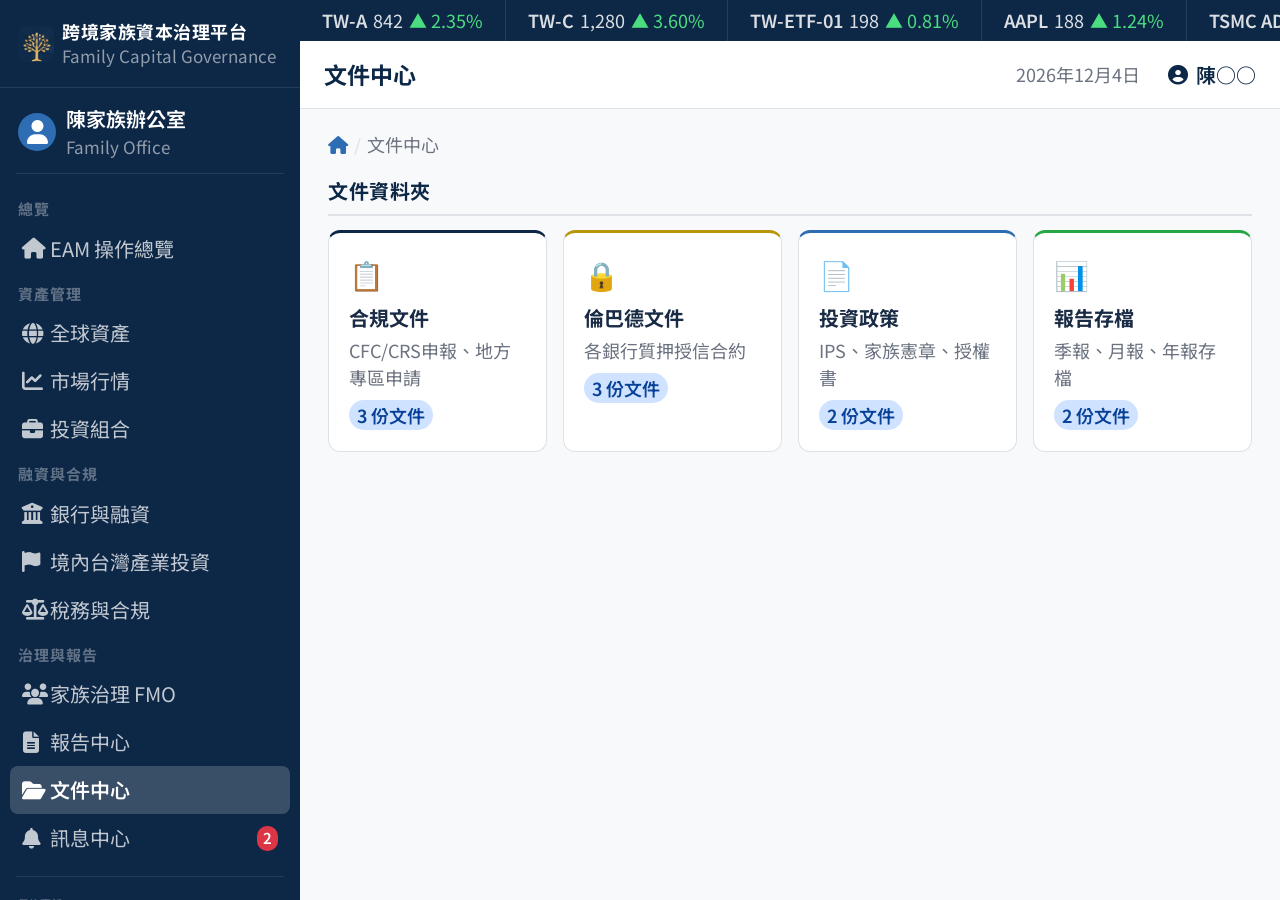
<file: documents.html>
<!DOCTYPE html>
<html lang="zh-TW">
<head>
<meta charset="UTF-8">
<meta name="viewport" content="width=device-width, initial-scale=1.0">
<title>文件中心 — Family Capital Platform</title>
<link rel="icon" href="img/favicon.ico" type="image/favicon.ico">
<link rel="icon" href="img/favicon.png" type="image/png">
<link rel="stylesheet" href="https://cdnjs.cloudflare.com/ajax/libs/font-awesome/6.5.0/css/all.min.css">
<link href="https://fonts.googleapis.com/css2?family=Noto+Sans+TC:wght@400;500;600;700&display=swap" rel="stylesheet">
<link rel="stylesheet" href="https://cdn.jsdelivr.net/npm/bootstrap@5.3.2/dist/css/bootstrap.min.css">
<link rel="stylesheet" href="css/style.css">
</head>
<body>
<div class="app-shell">
  <aside class="sidebar" id="sidebar"></aside>
  <div class="main-content">
    <div class="market-ticker-wrap"><div class="market-ticker"><div class="market-ticker-inner" id="ticker-inner"></div></div></div>
    <div class="topbar">
      <span class="topbar-title">文件中心</span>
      <span class="topbar-meta" id="topbar-date"></span>
      <div class="topbar-user ms-3"><i class="fa-solid fa-circle-user"></i><span>陳○○</span></div>
    </div>
    <div class="page-body">
      <div class="breadcrumb-row">
        <a href="index.html"><i class="fa-solid fa-house"></i></a>
        <span class="sep">/</span>
        <span id="bc-folder">文件中心</span>
      </div>

      <!-- Folder grid -->
      <div id="folder-view">
        <div class="section-title">文件資料夾</div>
        <div class="row g-3 mb-4" id="folder-grid"></div>
      </div>

      <!-- File list (hidden until folder selected) -->
      <div id="file-view" style="display:none;">
        <div class="d-flex align-items-center gap-3 mb-3">
          <button class="btn btn-sm" style="border:1px solid var(--border);border-radius:8px;" onclick="backToFolders()">
            <i class="fa-solid fa-arrow-left me-1"></i>返回
          </button>
          <span class="fw-700" id="folder-title"></span>
        </div>
        <div class="section-card">
          <div class="card-header-row mb-3">
            <div class="card-title" id="file-count"></div>
            <button class="btn btn-sm" style="background:#0D2746;color:#fff;border-radius:8px;font-size:12px;">
              <i class="fa-solid fa-upload me-1"></i>上傳文件
            </button>
          </div>
          <div id="file-list"></div>
        </div>
      </div>

    </div>
  </div>
</div>

<script src="https://cdn.jsdelivr.net/npm/bootstrap@5.3.2/dist/js/bootstrap.bundle.min.js"></script>
<script src="js/mockdata.js"></script>
<script src="js/common.js"></script>
<script>
const FOLDERS = [
  { name: '合規文件',   icon: '📋', color: '#0D2746', desc: 'CFC/CRS申報、地方專區申請' },
  { name: '倫巴德文件', icon: '🔒', color: '#B8960C', desc: '各銀行質押授信合約' },
  { name: '投資政策',   icon: '📄', color: '#2E6DB4', desc: 'IPS、家族憲章、授權書' },
  { name: '報告存檔',   icon: '📊', color: '#28A745', desc: '季報、月報、年報存檔' }
];

const FILE_ICONS = { PDF: '📕', Word: '📘', Excel: '📗', PPT: '📙' };

document.addEventListener('DOMContentLoaded', () => {
  renderShell('文件中心');
  document.getElementById('topbar-date').textContent =
    new Date().toLocaleDateString('zh-TW', { year:'numeric', month:'long', day:'numeric' });

  document.getElementById('folder-grid').innerHTML = FOLDERS.map(f => {
    const count = MOCK.documents.filter(d => d.folder === f.name).length;
    return `<div class="col-6 col-sm-4 col-lg-3">
      <div class="stat-card" style="cursor:pointer;border-top:3px solid ${f.color};transition:box-shadow 0.15s;"
           onmouseover="this.style.boxShadow='0 4px 12px rgba(0,0,0,0.1)'"
           onmouseout="this.style.boxShadow=''"
           onclick="openFolder('${f.name}')">
        <div style="font-size:28px;margin-bottom:8px;">${f.icon}</div>
        <div class="fw-700 fs-13">${f.name}</div>
        <div class="fs-12 text-muted mt-1">${f.desc}</div>
        <div class="mt-2"><span class="badge-info fs-12">${count} 份文件</span></div>
      </div>
    </div>`;
  }).join('');
});

function openFolder(folderName) {
  const files = MOCK.documents.filter(d => d.folder === folderName);
  document.getElementById('folder-view').style.display = 'none';
  document.getElementById('file-view').style.display   = '';
  document.getElementById('folder-title').textContent  = '📁 ' + folderName;
  document.getElementById('file-count').textContent    = `共 ${files.length} 份文件`;

  // Update breadcrumb
  document.getElementById('bc-folder').innerHTML =
    `<a href="#" onclick="backToFolders();return false;" style="color:var(--primary-mid);">文件中心</a>
     <span class="sep mx-1">/</span>${folderName}`;

  document.getElementById('file-list').innerHTML = files.map(f => `
    <div class="doc-row">
      <div class="doc-icon">${FILE_ICONS[f.type] || '📄'}</div>
      <div class="doc-name">${f.name}</div>
      <div class="doc-meta"><span class="badge-info fs-12 me-2">${f.type}</span>${f.size}</div>
      <div class="doc-meta ms-2">${f.date}</div>
      <div class="d-flex gap-1 ms-2">
        <button class="btn btn-sm" style="border:1px solid var(--border);border-radius:6px;font-size:11px;padding:2px 8px;" onclick="viewDoc('${f.id}')">查閱</button>
        <button class="btn btn-sm" style="background:#0D2746;color:#fff;border-radius:6px;font-size:11px;padding:2px 8px;" onclick="downloadDoc('${f.id}')">下載</button>
      </div>
    </div>`).join('');
}

function backToFolders() {
  document.getElementById('folder-view').style.display = '';
  document.getElementById('file-view').style.display   = 'none';
  document.getElementById('bc-folder').textContent     = '文件中心';
}

function viewDoc(id) {
  const d = MOCK.documents.find(d => d.id === id);
  alert(`👁 查閱：${d.name}\n（模擬：實際系統將開啟文件預覽）`);
}

function downloadDoc(id) {
  const d = MOCK.documents.find(d => d.id === id);
  alert(`📥 下載：${d.name}\n大小：${d.size}\n（模擬：實際系統將下載文件）`);
}
</script>
</body>
</html>
</file>
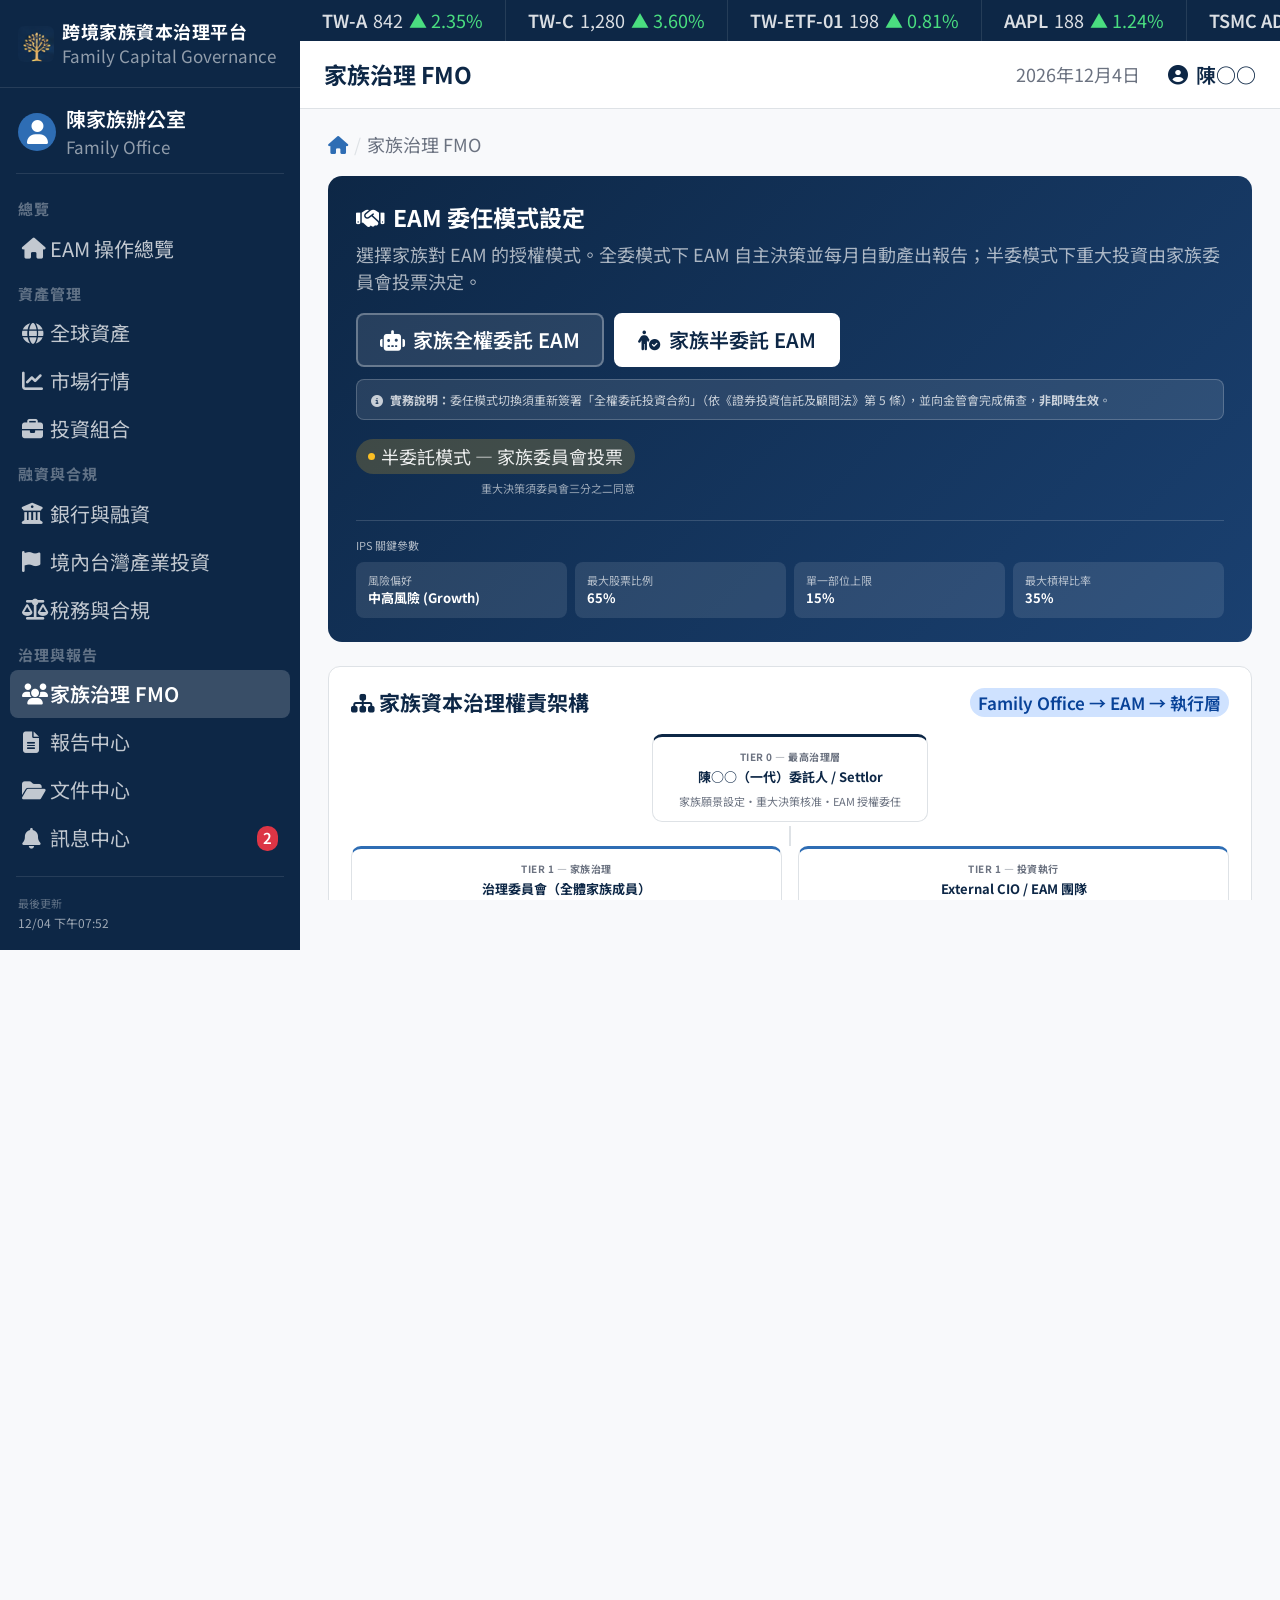
<file: governance.html>
<!DOCTYPE html>
<html lang="zh-TW">
<head>
<meta charset="UTF-8">
<meta name="viewport" content="width=device-width, initial-scale=1.0">
<title>家族治理 FMO — Family Capital Platform</title>
<link rel="icon" href="img/favicon.ico" type="image/favicon.ico">
<link rel="icon" href="img/favicon.png" type="image/png">
<link rel="stylesheet" href="https://cdnjs.cloudflare.com/ajax/libs/font-awesome/6.5.0/css/all.min.css">
<link href="https://fonts.googleapis.com/css2?family=Noto+Sans+TC:wght@400;500;600;700&display=swap" rel="stylesheet">
<link rel="stylesheet" href="https://cdn.jsdelivr.net/npm/bootstrap@5.3.2/dist/css/bootstrap.min.css">
<link rel="stylesheet" href="css/style.css">
<style>
/* ── Governance-specific styles ── */
.org-node {
  background: #fff;
  border-radius: 10px;
  border: 1px solid var(--border);
  padding: 12px 16px;
  text-align: center;
  position: relative;
}
.org-node.level-0 { border-top: 3px solid #0D2746; }
.org-node.level-1 { border-top: 3px solid #2E6DB4; }
.org-node.level-2 { border-top: 3px solid #4CA3DD; background: #F8F9FB; }
.org-node .role   { font-size: 10px; color: var(--muted); font-weight:700; text-transform:uppercase; letter-spacing:0.5px; }
.org-node .name   { font-size: 13px; font-weight: 700; color: var(--primary); margin: 3px 0 6px; }
.org-node .duty   { font-size: 11px; color: var(--muted); line-height: 1.5; }
.org-connector { width: 2px; background: #DEE2E6; margin: 0 auto; height: 20px; }
.org-hline     { height: 2px; background: #DEE2E6; }

.vote-card { background: #fff; border-radius: 12px; border: 1px solid var(--border); padding: 18px 20px; }
.vote-card .vote-title { font-size: 14px; font-weight: 700; color: var(--primary); }
.vote-row { display: flex; align-items: center; gap: 10px; padding: 8px 0; border-bottom: 1px solid #F3F5F8; }
.vote-row:last-child { border-bottom: none; }
.vote-avatar { width: 32px; height: 32px; border-radius: 50%; display: flex; align-items: center; justify-content: center; font-size: 12px; font-weight: 700; flex-shrink: 0; }
.vote-btn-approve { background: #d4edda; color: #155724; border: none; border-radius: 6px; padding: 4px 12px; font-size: 12px; font-weight: 600; cursor: pointer; }
.vote-btn-reject  { background: #f8d7da; color: #721c24; border: none; border-radius: 6px; padding: 4px 12px; font-size: 12px; font-weight: 600; cursor: pointer; }
.vote-btn-pending { background: #fff3cd; color: #856404; border: none; border-radius: 6px; padding: 4px 12px; font-size: 12px; font-weight: 600; }

.progress-ring { transform: rotate(-90deg); }
.charter-article { padding: 14px 16px; border-left: 3px solid #2E6DB4; background: #F8FAFF; border-radius: 0 8px 8px 0; margin-bottom: 10px; }
.succession-step { background: #fff; border-radius: 12px; border: 1px solid var(--border); padding: 16px 18px; height: 100%; }
.succession-step .ss-year  { font-size: 11px; font-weight: 700; color: var(--muted); }
.succession-step .ss-title { font-size: 14px; font-weight: 700; margin: 4px 0 8px; }
.succession-step .ss-task  { font-size: 12px; color: var(--text); padding: 3px 0; display: flex; align-items:flex-start; gap: 6px; }
.succession-step .ss-task::before { content:"•"; color: var(--primary-mid); font-size:14px; line-height:1; flex-shrink:0; }
</style>
</head>
<body>
<div class="app-shell">
  <aside class="sidebar" id="sidebar"></aside>
  <div class="main-content">
    <div class="market-ticker-wrap"><div class="market-ticker"><div class="market-ticker-inner" id="ticker-inner"></div></div></div>
    <div class="topbar">
      <span class="topbar-title">家族治理 FMO</span>
      <span class="topbar-meta" id="topbar-date"></span>
      <div class="topbar-user ms-3"><i class="fa-solid fa-circle-user"></i><span>陳○○</span></div>
    </div>
    <div class="page-body">
      <div class="breadcrumb-row">
        <a href="index.html"><i class="fa-solid fa-house"></i></a>
        <span class="sep">/</span><span>家族治理 FMO</span>
      </div>

      <!-- ══ MANDATE PANEL ══ -->
      <div class="mandate-panel">
        <div class="d-flex align-items-start justify-content-between flex-wrap gap-3">
          <div>
            <div class="mandate-title"><i class="fa-solid fa-handshake me-2"></i>EAM 委任模式設定</div>
            <div class="mandate-desc">選擇家族對 EAM 的授權模式。全委模式下 EAM 自主決策並每月自動產出報告；半委模式下重大投資由家族委員會投票決定。</div>
            <div class="mandate-btn-group">
              <button class="mandate-btn" id="btn-full" onclick="setMandate('full')">
                <i class="fa-solid fa-robot me-2"></i>家族全權委託 EAM
              </button>
              <button class="mandate-btn" id="btn-semi" onclick="setMandate('semi')">
                <i class="fa-solid fa-person-circle-check me-2"></i>家族半委託 EAM
              </button>
            </div>
            <div style="margin-top:12px;padding:10px 14px;background:rgba(255,255,255,0.1);border-radius:8px;border:1px solid rgba(255,255,255,0.2);font-size:12px;color:rgba(255,255,255,0.75);line-height:1.6;">
              <i class="fa-solid fa-circle-info me-1"></i>
              <strong>實務說明：</strong>委任模式切換須重新簽署「全權委託投資合約」（依《證券投資信託及顧問法》第 5 條），並向金管會完成備查，<strong>非即時生效</strong>。
            </div>
          </div>
          <div class="text-end">
            <div class="mandate-status-chip" id="mandate-chip">
              <div class="dot" id="mandate-dot"></div>
              <span id="mandate-status-text"></span>
            </div>
            <div style="font-size:11px;opacity:0.6;margin-top:6px;" id="auto-report-note"></div>
          </div>
        </div>
        <div class="mt-4 pt-3" style="border-top:1px solid rgba(255,255,255,0.15);">
          <div style="font-size:11px;opacity:0.65;margin-bottom:8px;">IPS 關鍵參數</div>
          <div class="row g-2">
            <div class="col-6 col-md-3"><div style="background:rgba(255,255,255,0.1);border-radius:8px;padding:10px 12px;"><div style="font-size:11px;opacity:0.65;">風險偏好</div><div style="font-size:13px;font-weight:700;">中高風險 (Growth)</div></div></div>
            <div class="col-6 col-md-3"><div style="background:rgba(255,255,255,0.1);border-radius:8px;padding:10px 12px;"><div style="font-size:11px;opacity:0.65;">最大股票比例</div><div style="font-size:13px;font-weight:700;">65%</div></div></div>
            <div class="col-6 col-md-3"><div style="background:rgba(255,255,255,0.1);border-radius:8px;padding:10px 12px;"><div style="font-size:11px;opacity:0.65;">單一部位上限</div><div style="font-size:13px;font-weight:700;">15%</div></div></div>
            <div class="col-6 col-md-3"><div style="background:rgba(255,255,255,0.1);border-radius:8px;padding:10px 12px;"><div style="font-size:11px;opacity:0.65;">最大槓桿比率</div><div style="font-size:13px;font-weight:700;">35%</div></div></div>
          </div>
        </div>
      </div>

      <!-- ══ 一、權責架構 ══ -->
      <div class="section-card mb-3">
        <div class="card-header-row mb-3">
          <div class="card-title"><i class="fa-solid fa-sitemap me-1"></i>家族資本治理權責架構</div>
          <span class="badge-info">Family Office → EAM → 執行層</span>
        </div>
        <!-- Level 0 -->
        <div class="row justify-content-center mb-1">
          <div class="col-12 col-md-4">
            <div class="org-node level-0">
              <div class="role">Tier 0 — 最高治理層</div>
              <div class="name">陳○○（一代）委託人 / Settlor</div>
              <div class="duty">家族願景設定・重大決策核准・EAM 授權委任</div>
            </div>
          </div>
        </div>
        <div class="org-connector"></div>
        <!-- Level 1 -->
        <div class="row g-3 mb-1">
          <div class="col-12 col-md-6">
            <div class="org-node level-1">
              <div class="role">Tier 1 — 家族治理</div>
              <div class="name">治理委員會（全體家族成員）</div>
              <div class="duty">IPS 審核・年度績效審查・半委模式投票・憲章修訂</div>
            </div>
          </div>
          <div class="col-12 col-md-6">
            <div class="org-node level-1">
              <div class="role">Tier 1 — 投資執行</div>
              <div class="name">External CIO / EAM 團隊</div>
              <div class="duty">投資決策執行・跨行融資協調・CFC/CRS 合規・月報產出</div>
            </div>
          </div>
        </div>
        <div class="org-connector"></div>
        <!-- Level 2 -->
        <div class="row g-3">
          <div class="col-12 col-md-4">
            <div class="org-node level-2">
              <div class="role">Tier 2 — 接班執行</div>
              <div class="name">陳○○（長子）接班人</div>
              <div class="duty">境內投組 B/C 主導・投控股東代表</div>
            </div>
          </div>
          <div class="col-12 col-md-4">
            <div class="org-node level-2">
              <div class="role">Tier 2 — 法律顧問</div>
              <div class="name">外部律師事務所</div>
              <div class="duty">信託文件維護・爭議調解・憲章見證</div>
            </div>
          </div>
          <div class="col-12 col-md-4">
            <div class="org-node level-2">
              <div class="role">Tier 2 — 稅務顧問</div>
              <div class="name">外部會計師事務所</div>
              <div class="duty">CFC 申報協助・稅務規劃・申報期限管理</div>
            </div>
          </div>
        </div>
        <!-- RACI quick summary -->
        <div class="mt-4 overflow-auto">
          <table class="data-table-gov" style="font-size:12px;">
            <thead><tr>
              <th>決策事項</th><th>委託人</th><th>治理委員會</th><th>EAM</th><th>接班人</th>
            </tr></thead>
            <tbody>
              <tr><td>IPS 修訂</td><td class="text-center badge-ok">核准</td><td class="text-center badge-info">提案/投票</td><td class="text-center badge-warn">建議</td><td class="text-center" style="color:var(--muted);">—</td></tr>
              <tr><td>境外投組 A 買賣</td><td class="text-center" style="color:var(--muted);">—</td><td class="text-center" style="color:var(--muted);">知會</td><td class="text-center badge-ok">執行</td><td class="text-center" style="color:var(--muted);">—</td></tr>
              <tr><td>倫巴德融資安排</td><td class="text-center badge-ok">核准</td><td class="text-center badge-info">投票</td><td class="text-center badge-ok">執行</td><td class="text-center" style="color:var(--muted);">—</td></tr>
              <tr><td>境內投組 B/C 調整</td><td class="text-center badge-warn">知會</td><td class="text-center badge-info">投票</td><td class="text-center badge-warn">建議</td><td class="text-center badge-ok">執行</td></tr>
              <tr><td>家族憲章修訂</td><td class="text-center badge-ok">核准</td><td class="text-center badge-ok">四分之三同意</td><td class="text-center" style="color:var(--muted);">—</td><td class="text-center" style="color:var(--muted);">—</td></tr>
            </tbody>
          </table>
        </div>
      </div>

      <!-- ══ 二、半委託投票系統 ══ -->
      <div class="section-card mb-3" id="voting-section">
        <div class="card-header-row mb-3">
          <div class="card-title"><i class="fa-solid fa-vote-yea me-1"></i>半委託模式 — 治理委員會投票</div>
          <span class="badge-warn" id="pending-vote-count"></span>
        </div>
        <div id="full-mandate-notice" style="display:none;" class="p-3 rounded mb-3" style="background:#d4edda;border:1px solid #c3e6cb;">
          <i class="fa-solid fa-robot me-1" style="color:#155724;"></i>
          <span style="color:#155724;font-size:13px;">目前為<strong>全權委託模式</strong>，投票功能已停用。EAM 可於 IPS 範圍內自主決策。</span>
        </div>
        <div id="vote-cards-container" class="row g-3"></div>
      </div>

      <!-- ══ 三、家族憲章 ══ -->
      <div class="section-card mb-3">
        <div class="card-header-row mb-3">
          <div class="card-title"><i class="fa-solid fa-scroll me-1"></i>家族憲章 Family Charter</div>
          <div class="d-flex gap-2 align-items-center">
            <span class="badge-info">v2024 第三版</span>
            <span class="fs-12 text-muted">生效：2024-01-01</span>
          </div>
        </div>
        <div class="row g-3 mb-3">
          <div class="col-12 col-md-4">
            <div style="background:linear-gradient(135deg,#0D2746,#1e3f6e);border-radius:12px;padding:20px;color:#fff;height:100%;">
              <div style="font-size:28px;margin-bottom:8px;">📜</div>
              <div style="font-size:16px;font-weight:700;margin-bottom:4px;">陳家族辦公室</div>
              <div style="font-size:12px;opacity:0.7;margin-bottom:12px;">Family Charter 2024</div>
              <div style="font-size:11px;opacity:0.6;line-height:1.8;">
                <div>版本：第三版</div>
                <div>生效日：2024年1月1日</div>
                <div>條文數：6 條</div>
                <div>見證律師：陳○律師事務所</div>
              </div>
              <div class="mt-3 pt-3" style="border-top:1px solid rgba(255,255,255,0.15);">
                <div style="font-size:11px;opacity:0.65;">下次定期檢視</div>
                <div style="font-size:14px;font-weight:700;">2027-01-01</div>
              </div>
            </div>
          </div>
          <div class="col-12 col-md-8">
            <div id="charter-articles"></div>
          </div>
        </div>
      </div>

      <!-- ══ 四、繼承規劃 ══ -->
      <div class="section-card mb-3">
        <div class="card-header-row mb-3">
          <div class="card-title"><i class="fa-solid fa-tree me-1"></i>繼承規劃 Succession Planning</div>
          <span class="badge-info">目標完成年：2030</span>
        </div>

        <!-- Succession Steps -->
        <div class="row g-3 mb-4" id="succession-steps"></div>

        <!-- Asset Distribution Plan -->
        <div class="row g-3">
          <div class="col-12 col-lg-6">
            <div style="font-size:12px;font-weight:700;color:var(--primary);margin-bottom:12px;text-transform:uppercase;letter-spacing:0.5px;">資產傳承規劃</div>
            <div class="overflow-auto">
              <table class="data-table" style="font-size:12px;">
                <thead><tr><th>資產項目</th><th>傳承對象</th><th>方式</th></tr></thead>
                <tbody id="succession-assets"></tbody>
              </table>
            </div>
          </div>
          <div class="col-12 col-lg-6">
            <div style="font-size:12px;font-weight:700;color:var(--primary);margin-bottom:12px;text-transform:uppercase;letter-spacing:0.5px;">教育基金 Education Fund</div>
            <div class="section-card" style="background:#F8FAFF;border:1px solid #C7D8F8;">
              <div class="d-flex align-items-center gap-3 mb-3">
                <div style="width:44px;height:44px;border-radius:10px;background:#EFF4FF;display:flex;align-items:center;justify-content:center;">
                  <i class="fa-solid fa-graduation-cap" style="color:#2E6DB4;font-size:18px;"></i>
                </div>
                <div>
                  <div class="fw-700">子女教育與接班培訓基金</div>
                  <div class="fs-12 text-muted">海外就學・財商教育・接班訓練</div>
                </div>
              </div>
              <div class="d-flex justify-content-between mb-1">
                <span class="fs-12">目標金額</span>
                <span class="fs-12 fw-700">USD 5,000,000</span>
              </div>
              <div class="d-flex justify-content-between mb-2">
                <span class="fs-12">已提撥</span>
                <span class="fs-12 fw-700 text-up">USD 1,200,000 (24%)</span>
              </div>
              <div class="progress-bar-custom">
                <div class="progress-bar-fill" style="width:24%;background:#2E6DB4;"></div>
              </div>
              <div class="mt-3 fs-12 text-muted">年度提撥計畫：每年 USD 380,000，預計 2034 年達標</div>
            </div>
          </div>
        </div>
      </div>

      <!-- ══ 五、EAM 服務進程 ══ -->
      <div class="section-card">
        <div class="card-header-row mb-3">
          <div class="card-title"><i class="fa-solid fa-flag-checkered me-1"></i>EAM 五階段服務進程</div>
          <span class="badge-warn">目前：Phase 4</span>
        </div>
        <div class="timeline" id="phases-timeline"></div>
      </div>

    </div>
  </div>
</div>

<script src="https://cdn.jsdelivr.net/npm/bootstrap@5.3.2/dist/js/bootstrap.bundle.min.js"></script>
<script src="js/mockdata.js"></script>
<script src="js/common.js"></script>
<script>
let currentMandate = MOCK.family.mandate || 'semi';

document.addEventListener('DOMContentLoaded', () => {
  renderShell('家族治理 FMO');
  document.getElementById('topbar-date').textContent =
    new Date().toLocaleDateString('zh-TW', { year:'numeric', month:'long', day:'numeric' });

  // Service phases
  document.getElementById('phases-timeline').innerHTML = MOCK.servicePhases.map(p =>
    `<div class="timeline-item ${p.done?'done':''} ${p.active?'active':''}">
       <div class="timeline-date">${p.phase}</div>
       <div class="timeline-title">${p.title}</div>
       <div class="timeline-desc">${p.desc}</div>
     </div>`).join('');

  // Charter articles
  document.getElementById('charter-articles').innerHTML = MOCK.familyCharter.articles.map(a => `
    <div class="charter-article">
      <div class="fw-700 fs-13" style="color:#0D2746;">${a.no}　${a.title}</div>
      <div class="fs-12 text-muted mt-1" style="line-height:1.7;">${a.content}</div>
    </div>`).join('');

  // Succession steps
  document.getElementById('succession-steps').innerHTML = MOCK.successionPlan.phases.map(p => `
    <div class="col-12 col-sm-6 col-xl-3">
      <div class="succession-step" style="border-top:3px solid ${p.color};">
        <div style="width:36px;height:36px;border-radius:8px;background:${p.color}20;display:flex;align-items:center;justify-content:center;margin-bottom:8px;">
          <i class="fa-solid ${p.icon}" style="color:${p.color};font-size:16px;"></i>
        </div>
        <div class="ss-year">${p.year}</div>
        <div class="ss-title" style="color:${p.color};">${p.title}</div>
        ${p.tasks.map(t => `<div class="ss-task">${t}</div>`).join('')}
      </div>
    </div>`).join('');

  // Succession assets
  document.getElementById('succession-assets').innerHTML = MOCK.successionPlan.assets.map(a => `
    <tr>
      <td class="fw-600">${a.item}</td>
      <td>${a.toWhom}</td>
      <td><span class="badge-info fs-12">${a.method}</span></td>
    </tr>`).join('');

  // Mandate
  updateMandateUI(currentMandate);
  renderVoteCards();
});

function renderVoteCards() {
  const items = MOCK.votingItems;
  document.getElementById('pending-vote-count').textContent =
    items.filter(v => v.votes.some(vv => vv.vote === 'pending')).length + ' 項待決議';

  document.getElementById('vote-cards-container').innerHTML = items.map(item => {
    const total    = item.votes.length;
    const approved = item.votes.filter(v => v.vote === 'approve').length;
    const rejected = item.votes.filter(v => v.vote === 'reject').length;
    const pending  = item.votes.filter(v => v.vote === 'pending').length;
    const needed   = Math.ceil(total * 2 / 3);
    const passColor = approved >= needed ? '#28A745' : '#B8960C';

    const memberColors = ['#0D2746','#2E6DB4','#4CA3DD','#7EC8E3'];
    const voteRows = item.votes.map((v, i) => {
      const btnHtml = v.vote === 'approve'
        ? `<span class="vote-btn-approve"><i class="fa-solid fa-check me-1"></i>同意</span>`
        : v.vote === 'reject'
        ? `<span class="vote-btn-reject"><i class="fa-solid fa-xmark me-1"></i>反對</span>`
        : `<span class="vote-btn-pending"><i class="fa-solid fa-clock me-1"></i>待表決</span>`;
      return `<div class="vote-row">
        <div class="vote-avatar" style="background:${memberColors[i]}20;color:${memberColors[i]};">${v.member.slice(2,3)}</div>
        <div class="flex-1">
          <div class="fs-13 fw-600">${v.member}</div>
          <div class="fs-11 text-muted">${v.role}${v.time ? ' · ' + v.time : ''}</div>
        </div>
        ${btnHtml}
      </div>`;
    }).join('');

    return `<div class="col-12 col-lg-6">
      <div class="vote-card">
        <div class="d-flex justify-content-between align-items-start mb-2">
          <div>
            <div class="vote-title">${item.title}</div>
            <div class="fs-12 text-muted mt-1">${portBadge(item.portfolio)} · 截止：${item.deadline}</div>
          </div>
          <div class="text-end">
            <div class="fs-20 fw-700" style="color:${passColor};">${approved}/${total}</div>
            <div class="fs-11 text-muted">需 ${needed} 票通過</div>
          </div>
        </div>
        <div class="p-2 rounded mb-3" style="background:#F8F9FB;font-size:12px;color:var(--muted);line-height:1.6;">${item.desc}</div>
        <!-- Progress bar -->
        <div class="mb-3">
          <div class="d-flex gap-1" style="height:8px;border-radius:4px;overflow:hidden;">
            <div style="width:${approved/total*100}%;background:#28A745;"></div>
            <div style="width:${rejected/total*100}%;background:#DC3545;"></div>
            <div style="width:${pending/total*100}%;background:#E9ECEF;"></div>
          </div>
          <div class="d-flex gap-3 mt-1 fs-11">
            <span style="color:#28A745;">✓ 同意 ${approved}</span>
            <span style="color:#DC3545;">✗ 反對 ${rejected}</span>
            <span style="color:#6B7280;">⏳ 待表決 ${pending}</span>
          </div>
        </div>
        ${voteRows}
      </div>
    </div>`;
  }).join('');
}

function setMandate(mode) {
  currentMandate = mode;
  MOCK.family.mandate = mode;
  updateMandateUI(mode);
}

function updateMandateUI(mode) {
  const btnFull = document.getElementById('btn-full');
  const btnSemi = document.getElementById('btn-semi');
  const chip    = document.getElementById('mandate-chip');
  const dot     = document.getElementById('mandate-dot');
  const text    = document.getElementById('mandate-status-text');
  const note    = document.getElementById('auto-report-note');
  const votingSection  = document.getElementById('voting-section');
  const fullNotice     = document.getElementById('full-mandate-notice');
  const voteCards      = document.getElementById('vote-cards-container');

  btnFull.classList.toggle('active', mode === 'full');
  btnSemi.classList.toggle('active', mode === 'semi');

  if (mode === 'full') {
    dot.style.background  = '#4ade80';
    text.textContent      = '全權委託模式 — EAM 自主決策';
    note.textContent      = '每月 5 日自動產出三類投組月報';
    chip.style.background = 'rgba(74,222,128,0.2)';
    fullNotice.style.display = '';
    voteCards.style.opacity  = '0.4';
    voteCards.style.pointerEvents = 'none';
  } else {
    dot.style.background  = '#fbbf24';
    text.textContent      = '半委託模式 — 家族委員會投票';
    note.textContent      = '重大決策須委員會三分之二同意';
    chip.style.background = 'rgba(251,191,36,0.2)';
    fullNotice.style.display = 'none';
    voteCards.style.opacity  = '1';
    voteCards.style.pointerEvents = '';
  }
}
</script>
</body>
</html>
</file>
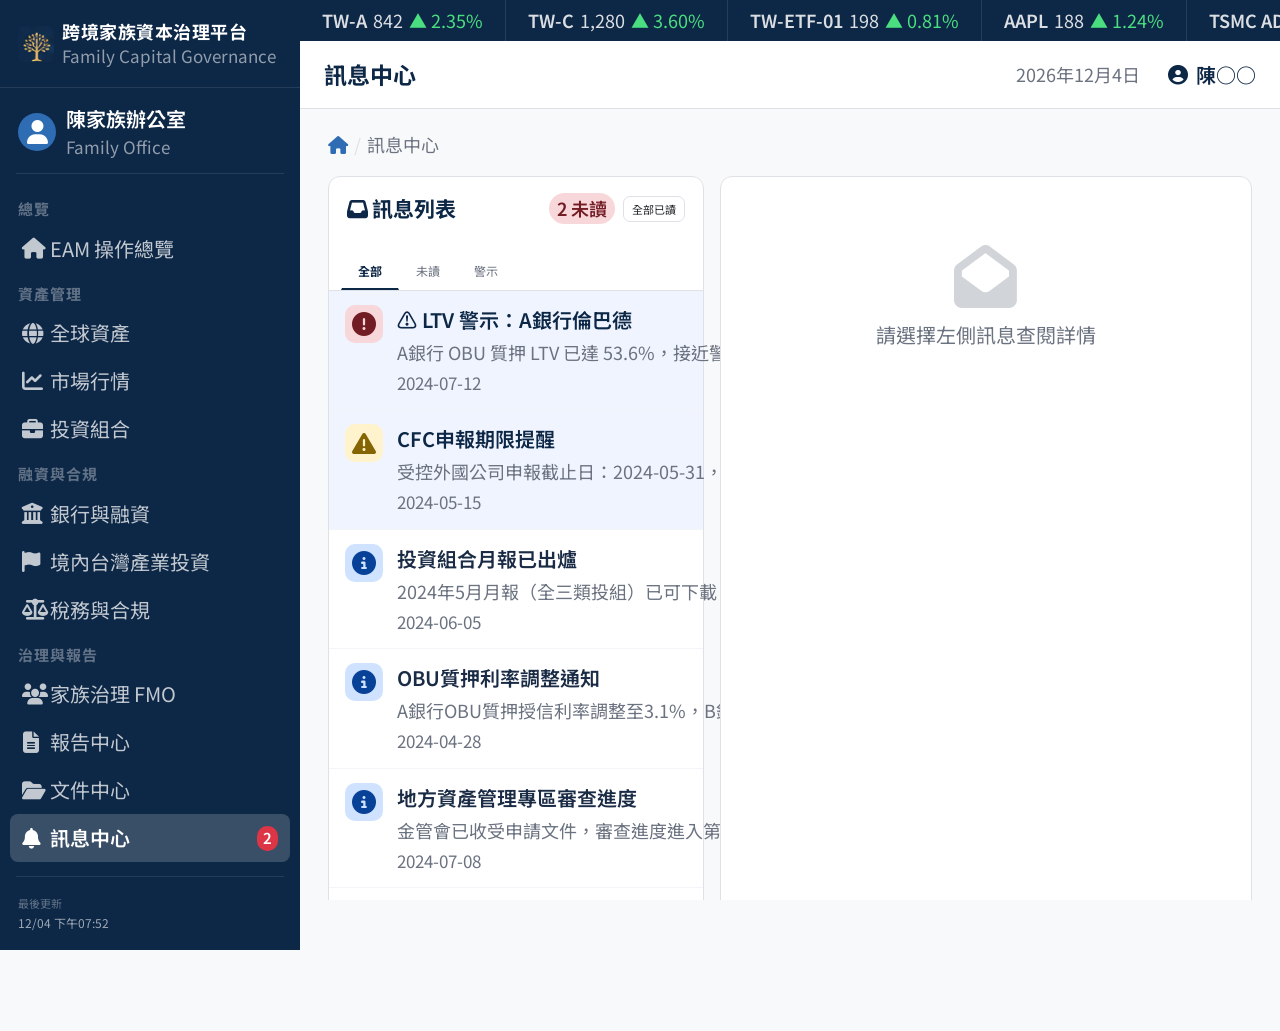
<file: messages.html>
<!DOCTYPE html>
<html lang="zh-TW">
<head>
<meta charset="UTF-8">
<meta name="viewport" content="width=device-width, initial-scale=1.0">
<title>訊息中心 — Family Capital Platform</title>
<link rel="icon" href="img/favicon.ico" type="image/favicon.ico">
<link rel="icon" href="img/favicon.png" type="image/png">
<link rel="stylesheet" href="https://cdnjs.cloudflare.com/ajax/libs/font-awesome/6.5.0/css/all.min.css">
<link href="https://fonts.googleapis.com/css2?family=Noto+Sans+TC:wght@400;500;600;700&display=swap" rel="stylesheet">
<link rel="stylesheet" href="https://cdn.jsdelivr.net/npm/bootstrap@5.3.2/dist/css/bootstrap.min.css">
<link rel="stylesheet" href="css/style.css">
</head>
<body>
<div class="app-shell">
  <aside class="sidebar" id="sidebar"></aside>
  <div class="main-content">
    <div class="market-ticker-wrap"><div class="market-ticker"><div class="market-ticker-inner" id="ticker-inner"></div></div></div>
    <div class="topbar">
      <span class="topbar-title">訊息中心</span>
      <span class="topbar-meta" id="topbar-date"></span>
      <div class="topbar-user ms-3"><i class="fa-solid fa-circle-user"></i><span>陳○○</span></div>
    </div>
    <div class="page-body">
      <div class="breadcrumb-row">
        <a href="index.html"><i class="fa-solid fa-house"></i></a>
        <span class="sep">/</span><span>訊息中心</span>
      </div>

      <div class="row g-3">
        <!-- Message list -->
        <div class="col-12 col-lg-5">
          <div class="section-card" style="padding:0;">
            <div class="card-header-row" style="padding:16px 18px 12px;">
              <div class="card-title"><i class="fa-solid fa-inbox me-1"></i>訊息列表</div>
              <div class="d-flex gap-2 align-items-center">
                <span class="badge-warning fs-12" id="unread-count"></span>
                <button class="btn btn-sm" style="border:1px solid var(--border);border-radius:7px;font-size:11px;" onclick="markAllRead()">全部已讀</button>
              </div>
            </div>
            <!-- Filter tabs -->
            <div class="d-flex gap-0" style="border-bottom:1px solid var(--border);padding:0 12px;">
              <button class="btn btn-sm px-3 py-2" style="border-bottom:2px solid #0D2746;border-radius:0;font-size:12px;color:#0D2746;font-weight:700;" id="tab-all" onclick="filterMsg('all',this)">全部</button>
              <button class="btn btn-sm px-3 py-2" style="border-bottom:2px solid transparent;border-radius:0;font-size:12px;color:#6B7280;" id="tab-unread" onclick="filterMsg('unread',this)">未讀</button>
              <button class="btn btn-sm px-3 py-2" style="border-bottom:2px solid transparent;border-radius:0;font-size:12px;color:#6B7280;" id="tab-alert" onclick="filterMsg('alert',this)">警示</button>
            </div>
            <div id="msg-list"></div>
          </div>
        </div>

        <!-- Message detail -->
        <div class="col-12 col-lg-7">
          <div class="section-card h-100" id="msg-detail">
            <div style="display:flex;align-items:center;justify-content:center;height:200px;flex-direction:column;gap:12px;color:var(--muted);">
              <i class="fa-solid fa-envelope-open fa-3x" style="opacity:0.3;"></i>
              <div class="fs-13">請選擇左側訊息查閱詳情</div>
            </div>
          </div>
        </div>
      </div>
    </div>
  </div>
</div>

<script src="https://cdn.jsdelivr.net/npm/bootstrap@5.3.2/dist/js/bootstrap.bundle.min.js"></script>
<script src="js/mockdata.js"></script>
<script src="js/common.js"></script>
<script>
const iconMap = {
  alert:   { icon: 'fa-circle-exclamation', cls: 'alert'   },
  warning: { icon: 'fa-triangle-exclamation',cls: 'warning' },
  info:    { icon: 'fa-circle-info',         cls: 'info'    },
  success: { icon: 'fa-circle-check',        cls: 'success' }
};

let messages = MOCK.messages.map(m => ({ ...m }));
let currentFilter = 'all';

document.addEventListener('DOMContentLoaded', () => {
  renderShell('訊息中心');
  document.getElementById('topbar-date').textContent =
    new Date().toLocaleDateString('zh-TW', { year:'numeric', month:'long', day:'numeric' });
  renderMessages();
});

function renderMessages() {
  const unread = messages.filter(m => !m.read).length;
  const uc = document.getElementById('unread-count');
  uc.textContent = unread + ' 未讀';
  uc.style.display = unread > 0 ? '' : 'none';

  let filtered = messages;
  if (currentFilter === 'unread') filtered = messages.filter(m => !m.read);
  if (currentFilter === 'alert')  filtered = messages.filter(m => m.type === 'alert' || m.type === 'warning');

  document.getElementById('msg-list').innerHTML = filtered.map(m => {
    const im = iconMap[m.type] || iconMap.info;
    return `<div class="msg-item ${m.read ? '' : 'unread'}" onclick="readMessage('${m.id}')">
      <div class="msg-icon ${im.cls}"><i class="fa-solid ${im.icon}"></i></div>
      <div class="flex-1 min-w-0">
        <div class="d-flex justify-content-between align-items-start">
          <div class="fs-13 fw-600 ${m.read ? '' : 'text-primary'}" style="color:${m.read?'':'#0D2746'}">${m.title}</div>
          ${!m.read ? '<span style="width:8px;height:8px;border-radius:50%;background:#0D2746;flex-shrink:0;margin-top:4px;"></span>' : ''}
        </div>
        <div class="fs-12 text-muted mt-1" style="overflow:hidden;text-overflow:ellipsis;white-space:nowrap;">${m.content}</div>
        <div class="fs-11 text-muted mt-1">${m.date}</div>
      </div>
    </div>`;
  }).join('') || '<div class="fs-12 text-muted p-4 text-center">無符合條件的訊息</div>';
}

function readMessage(id) {
  const msg = messages.find(m => m.id === id);
  if (!msg) return;
  msg.read = true;
  renderMessages();

  const im = iconMap[msg.type] || iconMap.info;
  const typeLabel = { alert:'警示', warning:'提醒', info:'通知', success:'確認' };
  document.getElementById('msg-detail').innerHTML = `
    <div class="d-flex align-items-center gap-3 mb-4">
      <div class="msg-icon ${im.cls}" style="width:48px;height:48px;font-size:20px;border-radius:12px;">
        <i class="fa-solid ${im.icon}"></i>
      </div>
      <div>
        <div class="fw-700" style="font-size:16px;">${msg.title}</div>
        <div class="fs-12 text-muted mt-1">
          <span class="badge-info me-2">${typeLabel[msg.type]||msg.type}</span>
          ${msg.date}
        </div>
      </div>
    </div>
    <div style="font-size:14px;line-height:1.7;color:var(--text);border-top:1px solid var(--border);padding-top:16px;">
      ${msg.content}
    </div>
    <div class="mt-4 d-flex gap-2">
      ${msg.type === 'alert' || msg.type === 'warning'
        ? `<a href="credit.html" class="btn btn-sm" style="background:#0D2746;color:#fff;border-radius:8px;">
             <i class="fa-solid fa-arrow-right me-1"></i>前往處理
           </a>` : ''}
      <button class="btn btn-sm btn-outline-secondary" style="border-radius:8px;" onclick="deleteMessage('${msg.id}')">
        <i class="fa-solid fa-trash-can me-1"></i>刪除
      </button>
    </div>`;
}

function markAllRead() {
  messages.forEach(m => m.read = true);
  renderMessages();
  document.getElementById('msg-detail').innerHTML =
    '<div style="display:flex;align-items:center;justify-content:center;height:200px;flex-direction:column;gap:12px;color:var(--muted);"><i class="fa-solid fa-check-circle fa-3x" style="color:#28A745;opacity:0.6;"></i><div class="fs-13">所有訊息已標記為已讀</div></div>';
}

function deleteMessage(id) {
  messages = messages.filter(m => m.id !== id);
  renderMessages();
  document.getElementById('msg-detail').innerHTML =
    '<div style="display:flex;align-items:center;justify-content:center;height:200px;flex-direction:column;gap:12px;color:var(--muted);"><i class="fa-solid fa-envelope-open fa-3x" style="opacity:0.3;"></i><div class="fs-13">訊息已刪除</div></div>';
}

function filterMsg(filter, btn) {
  currentFilter = filter;
  document.querySelectorAll('.port-tabs .btn, [id^=tab-]').forEach(b => {
    if (b.id && b.id.startsWith('tab-')) {
      b.style.borderBottom = '2px solid transparent';
      b.style.color = '#6B7280';
      b.style.fontWeight = '';
    }
  });
  btn.style.borderBottom = '2px solid #0D2746';
  btn.style.color = '#0D2746';
  btn.style.fontWeight = '700';
  renderMessages();
}
</script>
</body>
</html>
</file>
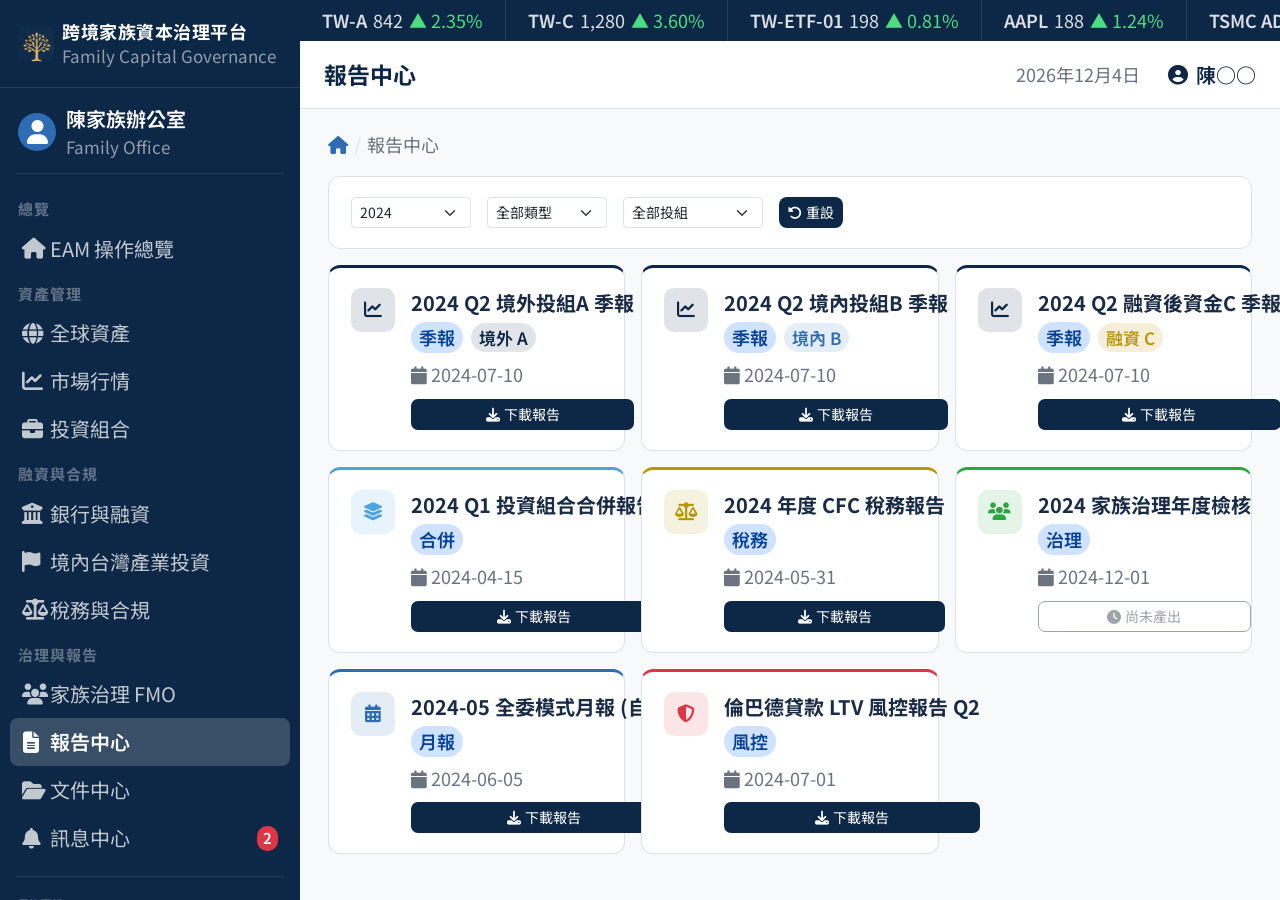
<file: reports.html>
<!DOCTYPE html>
<html lang="zh-TW">
<head>
<meta charset="UTF-8">
<meta name="viewport" content="width=device-width, initial-scale=1.0">
<title>報告中心 — Family Capital Platform</title>
<link rel="icon" href="img/favicon.ico" type="image/favicon.ico">
<link rel="icon" href="img/favicon.png" type="image/png">
<link rel="stylesheet" href="https://cdnjs.cloudflare.com/ajax/libs/font-awesome/6.5.0/css/all.min.css">
<link href="https://fonts.googleapis.com/css2?family=Noto+Sans+TC:wght@400;500;600;700&display=swap" rel="stylesheet">
<link rel="stylesheet" href="https://cdn.jsdelivr.net/npm/bootstrap@5.3.2/dist/css/bootstrap.min.css">
<link rel="stylesheet" href="css/style.css">
</head>
<body>
<div class="app-shell">
  <aside class="sidebar" id="sidebar"></aside>
  <div class="main-content">
    <div class="market-ticker-wrap"><div class="market-ticker"><div class="market-ticker-inner" id="ticker-inner"></div></div></div>
    <div class="topbar">
      <span class="topbar-title">報告中心</span>
      <span class="topbar-meta" id="topbar-date"></span>
      <div class="topbar-user ms-3"><i class="fa-solid fa-circle-user"></i><span>陳○○</span></div>
    </div>
    <div class="page-body">
      <div class="breadcrumb-row">
        <a href="index.html"><i class="fa-solid fa-house"></i></a>
        <span class="sep">/</span><span>報告中心</span>
      </div>

      <!-- Filter bar -->
      <div class="section-card mb-3">
        <div class="d-flex align-items-center gap-3 flex-wrap">
          <select class="form-select form-select-sm" style="max-width:120px;" id="filter-year" onchange="filterReports()">
            <option value="">全部年份</option>
            <option value="2024" selected>2024</option>
          </select>
          <select class="form-select form-select-sm" style="max-width:120px;" id="filter-type" onchange="filterReports()">
            <option value="">全部類型</option>
            <option value="季報">季報</option>
            <option value="月報">月報</option>
            <option value="合併">合併報告</option>
            <option value="稅務">稅務報告</option>
            <option value="治理">治理報告</option>
            <option value="風控">風控報告</option>
          </select>
          <select class="form-select form-select-sm" style="max-width:140px;" id="filter-port" onchange="filterReports()">
            <option value="">全部投組</option>
            <option value="A">境外投組 A</option>
            <option value="B">境內投組 B</option>
            <option value="C">融資後資金 C</option>
          </select>
          <button class="btn btn-sm" style="background:#0D2746;color:#fff;border-radius:8px;" onclick="resetFilters()">
            <i class="fa-solid fa-rotate-left me-1"></i>重設
          </button>
        </div>
      </div>

      <!-- Report cards -->
      <div class="row g-3" id="reports-grid"></div>
    </div>
  </div>
</div>

<script src="https://cdn.jsdelivr.net/npm/bootstrap@5.3.2/dist/js/bootstrap.bundle.min.js"></script>
<script src="js/mockdata.js"></script>
<script src="js/common.js"></script>
<script>
const typeIcons = {
  '季報': 'fa-chart-line',
  '月報': 'fa-calendar-days',
  '合併': 'fa-layer-group',
  '稅務': 'fa-scale-balanced',
  '治理': 'fa-users',
  '風控': 'fa-shield-halved'
};
const typeColors = {
  '季報': '#0D2746',
  '月報': '#2E6DB4',
  '合併': '#4CA3DD',
  '稅務': '#B8960C',
  '治理': '#28A745',
  '風控': '#DC3545'
};

document.addEventListener('DOMContentLoaded', () => {
  renderShell('報告中心');
  document.getElementById('topbar-date').textContent =
    new Date().toLocaleDateString('zh-TW', { year:'numeric', month:'long', day:'numeric' });
  renderReports(MOCK.reports);
});

function renderReports(reports) {
  document.getElementById('reports-grid').innerHTML = reports.map(r => {
    const icon  = typeIcons[r.type] || 'fa-file-lines';
    const color = typeColors[r.type] || '#6B7280';
    const portBadgeHtml = r.portfolio ? portBadge(r.portfolio) : '';
    return `
      <div class="col-12 col-md-6 col-lg-4">
        <div class="section-card" style="border-top:3px solid ${color};">
          <div class="d-flex align-items-start gap-3">
            <div style="width:44px;height:44px;border-radius:10px;background:${color}20;display:flex;align-items:center;justify-content:center;flex-shrink:0;">
              <i class="fa-solid ${icon}" style="color:${color};font-size:18px;"></i>
            </div>
            <div class="flex-1 min-w-0">
              <div class="fw-700 fs-13 mb-1" style="overflow:hidden;text-overflow:ellipsis;white-space:nowrap;">${r.name}</div>
              <div class="d-flex align-items-center gap-2 mb-2 flex-wrap">
                <span class="badge-info fs-12">${r.type}</span>
                ${portBadgeHtml}
              </div>
              <div class="fs-12 text-muted mb-2"><i class="fa-solid fa-calendar me-1"></i>${r.date}</div>
              ${r.status === 'available'
                ? `<button class="btn btn-sm w-100" style="background:#0D2746;color:#fff;border-radius:7px;" onclick="downloadReport('${r.id}')">
                     <i class="fa-solid fa-download me-1"></i>下載報告
                   </button>`
                : `<button class="btn btn-sm w-100 btn-outline-secondary" style="border-radius:7px;" disabled>
                     <i class="fa-solid fa-clock me-1"></i>尚未產出
                   </button>`
              }
            </div>
          </div>
        </div>
      </div>`;
  }).join('');
}

function filterReports() {
  const year = document.getElementById('filter-year').value;
  const type = document.getElementById('filter-type').value;
  const port = document.getElementById('filter-port').value;
  const filtered = MOCK.reports.filter(r => {
    if (year && !r.date.startsWith(year)) return false;
    if (type && r.type !== type) return false;
    if (port && r.portfolio !== port) return false;
    return true;
  });
  renderReports(filtered);
}

function resetFilters() {
  document.getElementById('filter-year').value = '';
  document.getElementById('filter-type').value = '';
  document.getElementById('filter-port').value = '';
  renderReports(MOCK.reports);
}

function downloadReport(id) {
  const r = MOCK.reports.find(r => r.id === id);
  alert(`📥 下載報告：${r.name}\n（模擬：實際系統將從文件庫下載 PDF）`);
}
</script>
</body>
</html>
</file>
<file: css/style.css>
/* ========================================================
   Family Capital Governance Platform — Custom Stylesheet
   Stack: Bootstrap 5.3 + Chart.js 4 + Font Awesome 6
   Theme: #0D2746 navy / #F8F9FB bg / #28A745 green / #DC3545 red / #B8960C gold
   ======================================================== */

/* ── 1. CSS Variables ───────────────────────────────────── */
:root {
  --primary:      #0D2746;
  --primary-mid:  #2E6DB4;
  --primary-light:#4CA3DD;
  --bg:           #F8F9FB;
  --bg-white:     #FFFFFF;
  --green:        #28A745;
  --red:          #DC3545;
  --gold:         #B8960C;
  --text:         #1A2B45;
  --muted:        #6B7280;
  --border:       #DEE2E6;
  --sidebar-w:    300px;

  /* Portfolio type colours */
  --port-a:  #0D2746;   /* 境外投組 A */
  --port-b:  #2E6DB4;   /* 境內投組 B */
  --port-c:  #B8960C;   /* 融資後資金 C */
}

/* ── 2. Base ─────────────────────────────────────────────── */
*, *::before, *::after { box-sizing: border-box; }

html, body {
  height: 100%;
  overflow-x: hidden;
}

body {
  margin: 0;
  background: var(--bg);
  color: var(--text);
  font-family: 'Noto Sans TC', sans-serif;
  font-size: 21px;
  line-height: 1.5;
}

/* ── 3. Layout Shell ─────────────────────────────────────── */
.app-shell {
  display: flex;
  min-height: 100vh;
  position: relative;
}

/* ── 4. Sidebar ──────────────────────────────────────────── */
.sidebar {
  width: var(--sidebar-w);
  min-height: 100vh;
  background: var(--primary);
  display: flex;
  flex-direction: column;
  flex-shrink: 0;
  position: fixed;
  top: 0;
  left: 0;
  z-index: 9999;
  overflow-y: auto;
  overflow-x: hidden;
  transition: left 0.25s ease;
}

.sidebar-logo {
  padding: 20px 18px 14px;
  border-bottom: 1px solid rgba(255,255,255,0.1);
}
.sidebar-logo .platform-name {
  font-size: 20px;
  font-weight: 700;
  color: #fff;
  letter-spacing: 0.5px;
  white-space: nowrap;
  overflow: hidden;
  text-overflow: ellipsis;
}
.sidebar-logo .platform-sub {
  font-size: 17px;
  color: rgba(255,255,255,0.55);
}

.sidebar-avatar {
  padding: 16px 18px 8px;
  display: flex;
  align-items: center;
  gap: 10px;
}
.avatar-circle {
  width: 38px; height: 38px;
  border-radius: 50%;
  background: var(--primary-mid);
  display: flex; align-items: center; justify-content: center;
  font-size: 24px; color: #fff;
  flex-shrink: 0;
}
.avatar-info .name {
  font-size: 20px; font-weight: 600; color: #fff;
}
.avatar-info .role {
  font-size: 17px; color: rgba(255,255,255,0.55);
}

.sidebar-divider {
  height: 1px;
  background: rgba(255,255,255,0.1);
  margin: 6px 16px;
}

.sidebar-nav {
  padding: 8px 10px;
  flex: 1;
}
.sidebar-nav .nav-label {
  font-size: 15px;
  font-weight: 700;
  color: rgba(255,255,255,0.35);
  letter-spacing: 1px;
  text-transform: uppercase;
  padding: 10px 8px 4px;
}
.sidebar-nav a {
  display: flex;
  align-items: center;
  gap: 10px;
  padding: 9px 12px;
  border-radius: 8px;
  text-decoration: none;
  color: rgba(255,255,255,0.75);
  font-size: 20px;
  transition: background 0.15s, color 0.15s;
  white-space: nowrap;
}
.sidebar-nav a i {
  width: 18px; text-align: center; font-size: 21px; flex-shrink: 0;
}
.sidebar-nav a:hover {
  background: rgba(255,255,255,0.08);
  color: #fff;
}
.sidebar-nav a.active {
  background: rgba(255,255,255,0.18);
  color: #fff;
  font-weight: 600;
}
.sidebar-nav .badge-unread {
  margin-left: auto;
  background: var(--red);
  color: #fff;
  font-size: 15px;
  padding: 1px 6px;
  border-radius: 10px;
  font-weight: 600;
}

/* ── 5. Main Content ─────────────────────────────────────── */
.main-content {
  margin-left: var(--sidebar-w);
  flex: 1;
  min-width: 0;
  width: calc(100vw - var(--sidebar-w));
  max-width: calc(100vw - var(--sidebar-w));
  display: flex;
  flex-direction: column;
  overflow-x: hidden;
}

/* ── 6. Topbar ───────────────────────────────────────────── */
.topbar {
  height: 68px;
  background: var(--bg-white);
  border-bottom: 1px solid var(--border);
  display: flex;
  align-items: center;
  padding: 0 24px;
  gap: 12px;
  position: sticky;
  top: 0;
  z-index: 200;
}
.topbar-title {
  font-size: 23px;
  font-weight: 700;
  color: var(--primary);
  flex: 1;
  min-width: 0;
  overflow: hidden;
  text-overflow: ellipsis;
  white-space: nowrap;
}
.topbar-meta {
  font-size: 18px;
  color: var(--muted);
  white-space: nowrap;
}
.topbar-user {
  display: flex; align-items: center; gap: 8px;
  font-size: 20px; font-weight: 600; color: var(--primary);
  white-space: nowrap;
}

/* ── 7. Page Body ────────────────────────────────────────── */
.page-body {
  padding: 22px 28px;
  flex: 1;
  min-width: 0;
  box-sizing: border-box;
}

/* ── 8. Cards ────────────────────────────────────────────── */
.stat-card {
  background: var(--bg-white);
  border-radius: 12px;
  border: 1px solid var(--border);
  padding: 20px;
  height: 100%;
}
.stat-card .card-label {
  font-size: 17px;
  font-weight: 700;
  text-transform: uppercase;
  letter-spacing: 0.8px;
  color: var(--muted);
  margin-bottom: 6px;
}
.stat-card .card-value {
  font-size: 39px;
  font-weight: 700;
  color: var(--primary);
  line-height: 1.2;
}
.stat-card .card-sub {
  font-size: 18px;
  color: var(--muted);
  margin-top: 4px;
}

.section-card {
  background: var(--bg-white);
  border-radius: 12px;
  border: 1px solid var(--border);
  padding: 20px 22px;
}
.section-card .card-header-row {
  display: flex;
  align-items: center;
  justify-content: space-between;
  margin-bottom: 16px;
}
.section-card .card-title {
  font-size: 21px;
  font-weight: 700;
  color: var(--primary);
}

/* ── 9. Badges ───────────────────────────────────────────── */
.badge-up   { background: #d4edda; color: #155724; font-size: 17px; padding: 2px 8px; border-radius: 20px; font-weight: 600; }
.badge-down { background: #f8d7da; color: #721c24; font-size: 17px; padding: 2px 8px; border-radius: 20px; font-weight: 600; }
.badge-warn { background: #fff3cd; color: #856404; font-size: 17px; padding: 2px 8px; border-radius: 20px; font-weight: 600; }
.badge-info { background: #cfe2ff; color: #084298; font-size: 17px; padding: 2px 8px; border-radius: 20px; font-weight: 600; }
.badge-gold { background: #fef3cd; color: #7a6000; font-size: 17px; padding: 2px 8px; border-radius: 20px; font-weight: 600; }
.badge-ok   { background: #d4edda; color: #155724; font-size: 17px; padding: 2px 8px; border-radius: 20px; font-weight: 600; }
.badge-pledged { background: #fff3cd; color: #856404; font-size: 17px; padding: 2px 8px; border-radius: 20px; font-weight: 600; }
.badge-free    { background: #d4edda; color: #155724; font-size: 17px; padding: 2px 8px; border-radius: 20px; font-weight: 600; }
.badge-warning { background: #f8d7da; color: #721c24; font-size: 17px; padding: 2px 8px; border-radius: 20px; font-weight: 600; }

/* Portfolio type badges */
.badge-port-a { background: rgba(13,39,70,0.12);  color: var(--port-a); font-size: 17px; padding: 2px 8px; border-radius: 20px; font-weight: 600; }
.badge-port-b { background: rgba(46,109,180,0.12); color: var(--port-b); font-size: 17px; padding: 2px 8px; border-radius: 20px; font-weight: 600; }
.badge-port-c { background: rgba(184,150,12,0.15); color: var(--port-c); font-size: 17px; padding: 2px 8px; border-radius: 20px; font-weight: 600; }

/* ── 10. Tables ──────────────────────────────────────────── */
.data-table,
.data-table-gov {
  width: 100%;
  border-collapse: collapse;
  font-size: 20px;
}
.data-table th,
.data-table-gov th {
  background: #F3F5F8;
  color: var(--muted);
  font-size: 17px;
  font-weight: 700;
  text-transform: uppercase;
  letter-spacing: 0.5px;
  padding: 10px 14px;
  text-align: left;
  border-bottom: 1px solid var(--border);
  white-space: nowrap;
}
.data-table td,
.data-table-gov td {
  padding: 11px 14px;
  border-bottom: 1px solid #F3F5F8;
  vertical-align: middle;
}
.data-table tr:last-child td,
.data-table-gov tr:last-child td {
  border-bottom: none;
}
.data-table tr:hover td { background: #f8f9fb; }
.data-table .td-num,
.data-table-gov .td-num {
  text-align: right;
  font-variant-numeric: tabular-nums;
}

/* ── 11. Market Ticker ───────────────────────────────────── */
.market-ticker-wrap {
  background: var(--primary);
  padding: 0 0;
  overflow: hidden;
  width: 100%;
  flex-shrink: 0;
}
.market-ticker {
  display: flex;
  align-items: center;
  width: 100%;
  overflow: hidden;
}
.market-ticker-inner {
  display: flex;
  gap: 0;
  animation: ticker-scroll 40s linear infinite;
  white-space: nowrap;
}
.market-ticker-inner:hover { animation-play-state: paused; }
.ticker-item {
  display: inline-flex;
  align-items: center;
  gap: 6px;
  padding: 7px 22px;
  font-size: 18px;
  color: rgba(255,255,255,0.85);
  border-right: 1px solid rgba(255,255,255,0.1);
}
.ticker-item .t-name { font-weight: 600; }
.ticker-item .t-up   { color: #4ade80; }
.ticker-item .t-dn   { color: #f87171; }

@keyframes ticker-scroll {
  0%   { transform: translateX(0); }
  100% { transform: translateX(-50%); }
}

/* ── 12. KPI Grid ────────────────────────────────────────── */
.kpi-grid {
  display: grid;
  grid-template-columns: repeat(auto-fit, minmax(190px, 1fr));
  gap: 16px;
  margin-bottom: 20px;
}

/* ── 13. Charts ──────────────────────────────────────────── */
.chart-container { position: relative; }
.chart-donut-center {
  position: absolute;
  top: 50%; left: 50%;
  transform: translate(-50%, -50%);
  text-align: center;
  pointer-events: none;
}

/* ── 14. Progress Bars ───────────────────────────────────── */
.progress-bar-custom {
  height: 8px;
  border-radius: 4px;
  background: #E9ECEF;
  overflow: hidden;
}
.progress-bar-fill {
  height: 100%;
  border-radius: 4px;
  transition: width 0.6s ease;
}

/* ── 15. LTV Gauge ───────────────────────────────────────── */
.ltv-row {
  display: flex;
  align-items: center;
  gap: 10px;
  margin-bottom: 8px;
}
.ltv-label { font-size: 18px; color: var(--text); min-width: 80px; }
.ltv-bar   { flex: 1; }
.ltv-val   { font-size: 18px; font-weight: 600; min-width: 40px; text-align: right; }

/* ── 16. Portfolio Tabs ──────────────────────────────────── */
.port-tabs {
  display: flex;
  gap: 4px;
  background: #EFF2F6;
  border-radius: 10px;
  padding: 4px;
  margin-bottom: 20px;
  width: fit-content;
}
.port-tab {
  padding: 7px 20px;
  border-radius: 7px;
  font-size: 20px;
  font-weight: 500;
  color: var(--muted);
  cursor: pointer;
  transition: all 0.15s;
  border: none;
  background: none;
}
.port-tab.active {
  background: var(--bg-white);
  font-weight: 700;
  box-shadow: 0 1px 3px rgba(0,0,0,0.1);
}
.port-tab[data-port="A"].active { color: var(--port-a); }
.port-tab[data-port="B"].active { color: var(--port-b); }
.port-tab[data-port="C"].active { color: var(--port-c); }

/* ── 17. Mandate Mode (Governance page only) ─────────────── */
.mandate-panel {
  background: linear-gradient(135deg, #0D2746 0%, #1a4070 100%);
  border-radius: 14px;
  padding: 24px 28px;
  color: #fff;
  margin-bottom: 24px;
}
.mandate-title { font-size: 23px; font-weight: 700; margin-bottom: 6px; }
.mandate-desc  { font-size: 18px; color: rgba(255,255,255,0.65); margin-bottom: 18px; }
.mandate-btn-group { display: flex; gap: 10px; flex-wrap: wrap; }
.mandate-btn {
  padding: 10px 22px;
  border-radius: 8px;
  font-size: 20px;
  font-weight: 600;
  cursor: pointer;
  border: 2px solid rgba(255,255,255,0.3);
  background: rgba(255,255,255,0.1);
  color: #fff;
  transition: all 0.15s;
}
.mandate-btn.active {
  background: #fff;
  color: var(--primary);
  border-color: #fff;
}
.mandate-btn:hover:not(.active) {
  background: rgba(255,255,255,0.2);
}
.mandate-status-chip {
  display: inline-flex; align-items: center; gap: 6px;
  background: rgba(255,255,255,0.15);
  border-radius: 20px; padding: 4px 12px;
  font-size: 18px; color: rgba(255,255,255,0.9);
}
.mandate-status-chip .dot {
  width: 7px; height: 7px; border-radius: 50%;
}

/* ── 18. Tax Comparison Table ────────────────────────────── */
.tax-compare-table th { font-size: 18px; }
.tax-compare-table td { font-size: 18px; }
.tax-compare-table .port-A { color: var(--port-a); font-weight: 700; }
.tax-compare-table .port-B { color: var(--port-b); font-weight: 700; }
.tax-compare-table .port-C { color: var(--port-c); font-weight: 700; }

/* ── 19. Compliance Cards ────────────────────────────────── */
.compliance-card {
  background: var(--bg-white);
  border-radius: 10px;
  border: 1px solid var(--border);
  padding: 16px 18px;
  display: flex;
  align-items: flex-start;
  gap: 14px;
}
.compliance-icon {
  width: 40px; height: 40px; border-radius: 10px;
  display: flex; align-items: center; justify-content: center;
  font-size: 27px; flex-shrink: 0;
}
.compliance-icon.ok     { background: #d4edda; color: #155724; }
.compliance-icon.warn   { background: #fff3cd; color: #856404; }
.compliance-icon.alert  { background: #f8d7da; color: #721c24; }

/* ── 20. Timeline ────────────────────────────────────────── */
.timeline { position: relative; padding-left: 32px; }
.timeline::before {
  content: '';
  position: absolute;
  left: 12px; top: 0; bottom: 0;
  width: 2px;
  background: var(--border);
}
.timeline-item {
  position: relative;
  margin-bottom: 24px;
}
.timeline-item::before {
  content: '';
  position: absolute;
  left: -25px; top: 4px;
  width: 12px; height: 12px;
  border-radius: 50%;
  background: var(--primary);
  border: 2px solid #fff;
  box-shadow: 0 0 0 2px var(--primary);
}
.timeline-item.done::before { background: var(--green); box-shadow: 0 0 0 2px var(--green); }
.timeline-item.active::before { background: var(--gold); box-shadow: 0 0 0 2px var(--gold); }
.timeline-date  { font-size: 17px; color: var(--muted); margin-bottom: 2px; }
.timeline-title { font-size: 20px; font-weight: 600; color: var(--primary); }
.timeline-desc  { font-size: 18px; color: var(--muted); margin-top: 2px; }

/* ── 21. EAM Structure Tiers ─────────────────────────────── */
.eam-tier {
  border-radius: 12px;
  padding: 16px 20px;
  margin-bottom: 2px;
  position: relative;
}
.eam-tier-1 { background: var(--primary); color: #fff; }
.eam-tier-2 { background: var(--primary-mid); color: #fff; }
.eam-tier-3 { background: #F0F4FB; color: var(--text); border: 2px solid var(--primary-light); }
.eam-tier .tier-label { font-size: 17px; font-weight: 700; opacity: 0.7; text-transform: uppercase; letter-spacing: 0.5px; }
.eam-tier .tier-name  { font-size: 23px; font-weight: 700; margin: 2px 0; }
.eam-tier .tier-desc  { font-size: 18px; opacity: 0.75; }
.tier-arrow { text-align: center; color: var(--muted); font-size: 18px; margin: 4px 0; }

/* ── 22. Sidebar Overlay (mobile) ────────────────────────── */
.sidebar-overlay {
  position: fixed;
  inset: 0;
  background: rgba(0,0,0,0.45);
  z-index: 9998;
  display: none;
}
.sidebar-overlay.overlay-visible { display: block; }

/* ── 23. Mobile Toggle Button ────────────────────────────── */
.sidebar-toggle-btn {
  display: none;
  width: 36px; height: 36px;
  border-radius: 8px;
  background: var(--primary);
  color: #fff;
  border: none;
  align-items: center;
  justify-content: center;
  cursor: pointer;
  font-size: 24px;
  flex-shrink: 0;
}

/* ── 24. Simulator UI ────────────────────────────────────── */
.sim-card {
  background: #F0F4FB;
  border-radius: 10px;
  padding: 16px 18px;
  margin-bottom: 14px;
}
.sim-result {
  background: var(--primary);
  color: #fff;
  border-radius: 10px;
  padding: 18px 20px;
}
.sim-result .res-label { font-size: 17px; opacity: 0.65; }
.sim-result .res-value { font-size: 20px; font-weight: 700; }

/* ── 25. Message Items ───────────────────────────────────── */
.msg-item {
  display: flex;
  gap: 14px;
  padding: 14px 16px;
  border-bottom: 1px solid #F3F5F8;
  cursor: pointer;
  transition: background 0.1s;
}
.msg-item:hover { background: #F8F9FB; }
.msg-item.unread { background: #EFF4FF; }
.msg-item.unread:hover { background: #e4edff; }
.msg-icon {
  width: 38px; height: 38px; border-radius: 10px;
  display: flex; align-items: center; justify-content: center;
  font-size: 24px; flex-shrink: 0;
}
.msg-icon.warning { background: #fff3cd; color: #856404; }
.msg-icon.info    { background: #cfe2ff; color: #084298; }
.msg-icon.success { background: #d4edda; color: #155724; }
.msg-icon.alert   { background: #f8d7da; color: #721c24; }

/* ── 26. Document Cards ──────────────────────────────────── */
.doc-row {
  display: flex;
  align-items: center;
  padding: 11px 14px;
  border-bottom: 1px solid #F3F5F8;
  gap: 12px;
  font-size: 20px;
}
.doc-row:hover { background: #F8F9FB; }
.doc-icon { font-size: 20px; flex-shrink: 0; width: 28px; text-align: center; }
.doc-name { flex: 1; color: var(--text); font-weight: 500; min-width: 0; overflow: hidden; text-overflow: ellipsis; white-space: nowrap; }
.doc-meta { font-size: 17px; color: var(--muted); white-space: nowrap; }

/* ── 27. Section headings ────────────────────────────────── */
.section-title {
  font-size: 20px;
  font-weight: 700;
  color: var(--primary);
  text-transform: uppercase;
  letter-spacing: 0.6px;
  margin-bottom: 14px;
  padding-bottom: 8px;
  border-bottom: 2px solid var(--border);
}

/* ── 28. Breadcrumb ──────────────────────────────────────── */
.breadcrumb-row {
  display: flex;
  align-items: center;
  gap: 6px;
  font-size: 18px;
  color: var(--muted);
  margin-bottom: 18px;
}
.breadcrumb-row a { color: var(--primary-mid); text-decoration: none; }
.breadcrumb-row a:hover { text-decoration: underline; }
.breadcrumb-row .sep { color: var(--border); }

/* ── 29. Leaflet map isolation ───────────────────────────── */
#world-map {
  height: 400px;
  border-radius: 12px;
  overflow: hidden;
  border: 1px solid var(--border);
  isolation: isolate;
}

/* ── 30. Scrollbar ───────────────────────────────────────── */
::-webkit-scrollbar { width: 6px; height: 6px; }
::-webkit-scrollbar-track { background: transparent; }
::-webkit-scrollbar-thumb { background: #c0c8d4; border-radius: 3px; }

/* ── 31. Responsive ──────────────────────────────────────── */
@media (max-width: 1199px) {
  :root { --sidebar-w: 220px; }
  .page-body { padding: 18px 20px; }
}

@media (max-width: 991px) {
  .sidebar { left: -260px; }
  .sidebar.sidebar-open { left: 0; }
  .main-content {
    margin-left: 0 !important;
    width: 100vw !important;
    max-width: 100vw !important;
  }
  .sidebar-toggle-btn { display: flex; }
  .page-body { padding: 14px 12px; }
  #world-map { height: 300px !important; }
  .kpi-grid { grid-template-columns: repeat(2, 1fr); }
}

@media (max-width: 575px) {
  .stat-card .card-value { font-size: 20px; }
  .topbar { padding: 0 12px; }
  .kpi-grid { grid-template-columns: 1fr 1fr; }
  .port-tabs { width: 100%; }
  .port-tab { flex: 1; text-align: center; padding: 7px 8px; }
}

/* ── 32. Regulation Citation Bar ─────────────────────────── */
.reg-bar {
  display: flex;
  flex-wrap: wrap;
  align-items: center;
  gap: 6px;
  padding: 10px 14px;
  background: #F0F4FF;
  border-radius: 8px;
  border: 1px solid #C7D8F8;
  margin-bottom: 16px;
}
.reg-bar .reg-label {
  font-size: 17px;
  font-weight: 700;
  color: #0D2746;
  opacity: 0.65;
  white-space: nowrap;
  margin-right: 2px;
}
.reg-tag {
  display: inline-flex;
  align-items: center;
  gap: 4px;
  background: #fff;
  color: #0D2746;
  border: 1px solid #A8C4F0;
  font-size: 17px;
  font-weight: 600;
  padding: 3px 9px;
  border-radius: 4px;
  white-space: nowrap;
  cursor: default;
}
.reg-tag i { font-size: 15px; color: #2E6DB4; }
.reg-tag:hover { background: #EFF4FF; }

/* Narrative flow strip (index.html) */
.narrative-strip {
  background: linear-gradient(135deg, #0D2746 0%, #1e3f6e 100%);
  border-radius: 14px;
  padding: 20px 24px;
  color: #fff;
  margin-bottom: 22px;
}
.narrative-strip .n-title {
  font-size: 17px;
  font-weight: 700;
  opacity: 0.6;
  text-transform: uppercase;
  letter-spacing: 0.8px;
  margin-bottom: 14px;
}
.narrative-flow {
  display: flex;
  align-items: stretch;
  flex-wrap: wrap;
  gap: 8px;
}
.n-step {
  flex: 1;
  min-width: 160px;
  background: rgba(255,255,255,0.09);
  border-radius: 10px;
  padding: 14px 16px;
  border: 1px solid rgba(255,255,255,0.12);
}
.n-step .n-num  { font-size: 15px; opacity: 0.45; font-weight: 700; letter-spacing: 1px; }
.n-step .n-name { font-size: 20px; font-weight: 700; margin: 4px 0 10px; line-height: 1.3; }
.n-step .n-regs { display: flex; flex-wrap: wrap; gap: 4px; }
.n-reg-tag {
  background: rgba(255,255,255,0.12);
  border: 1px solid rgba(255,255,255,0.22);
  color: rgba(255,255,255,0.88);
  font-size: 15px;
  font-weight: 600;
  padding: 2px 7px;
  border-radius: 4px;
  white-space: nowrap;
}
.n-arrow {
  display: flex;
  align-items: center;
  padding: 0 4px;
  color: rgba(255,255,255,0.3);
  font-size: 24px;
  flex-shrink: 0;
  align-self: center;
}
@media (max-width: 767px) {
  .n-arrow { display: none; }
}

/* ── 33. Utilities ───────────────────────────────────────── */
.text-up   { color: var(--green) !important; }
.text-down { color: var(--red)   !important; }
.text-gold { color: var(--gold)  !important; }
.text-primary { color: var(--primary) !important; }
.text-muted   { color: var(--muted)   !important; }
.fw-700 { font-weight: 700 !important; }
.fw-600 { font-weight: 600 !important; }
.fs-12 { font-size: 18px !important; }
.fs-13 { font-size: 20px !important; }
.fs-11 { font-size: 17px !important; }
.fs-20 { font-size: 30px !important; }
.gap-8  { gap: 8px !important; }
.gap-12 { gap: 12px !important; }
.mt-3px { margin-top: 3px; }
.rounded-10 { border-radius: 10px; }
.overflow-auto { overflow: auto; }
</file>
